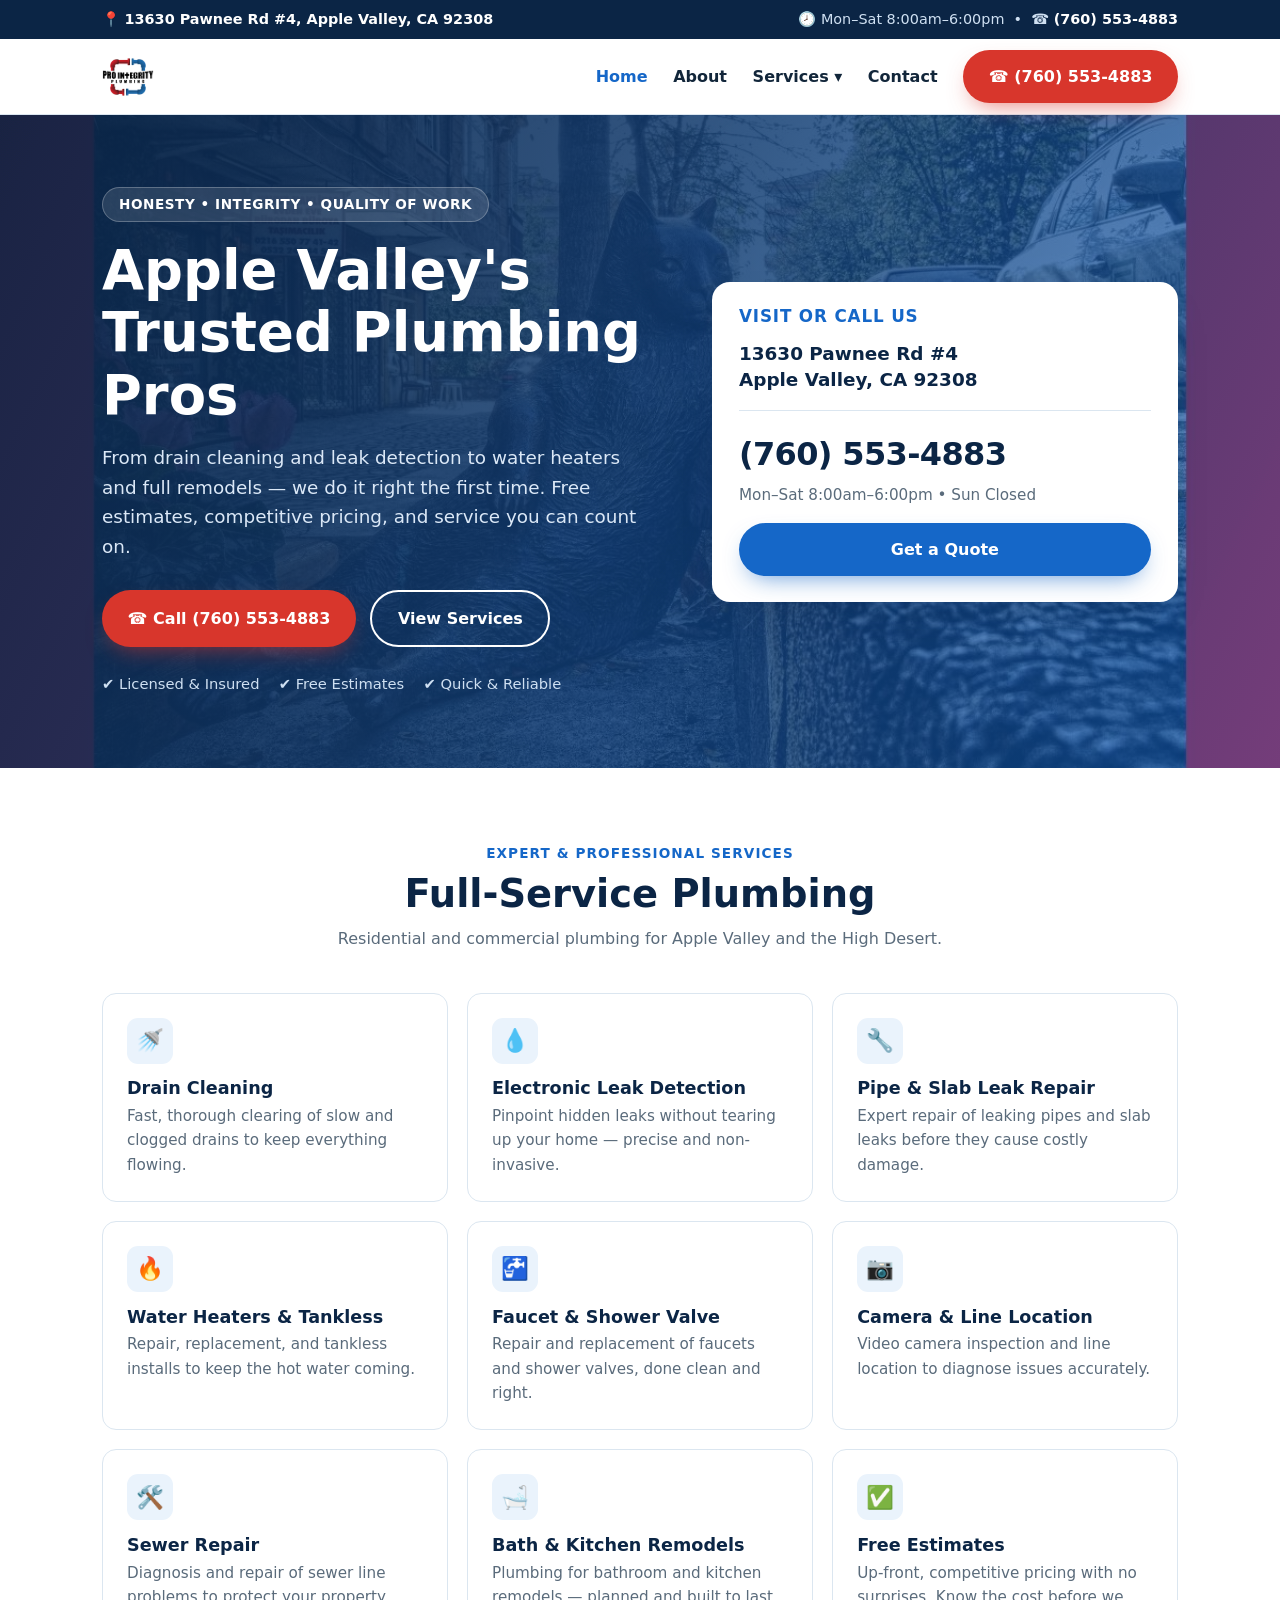
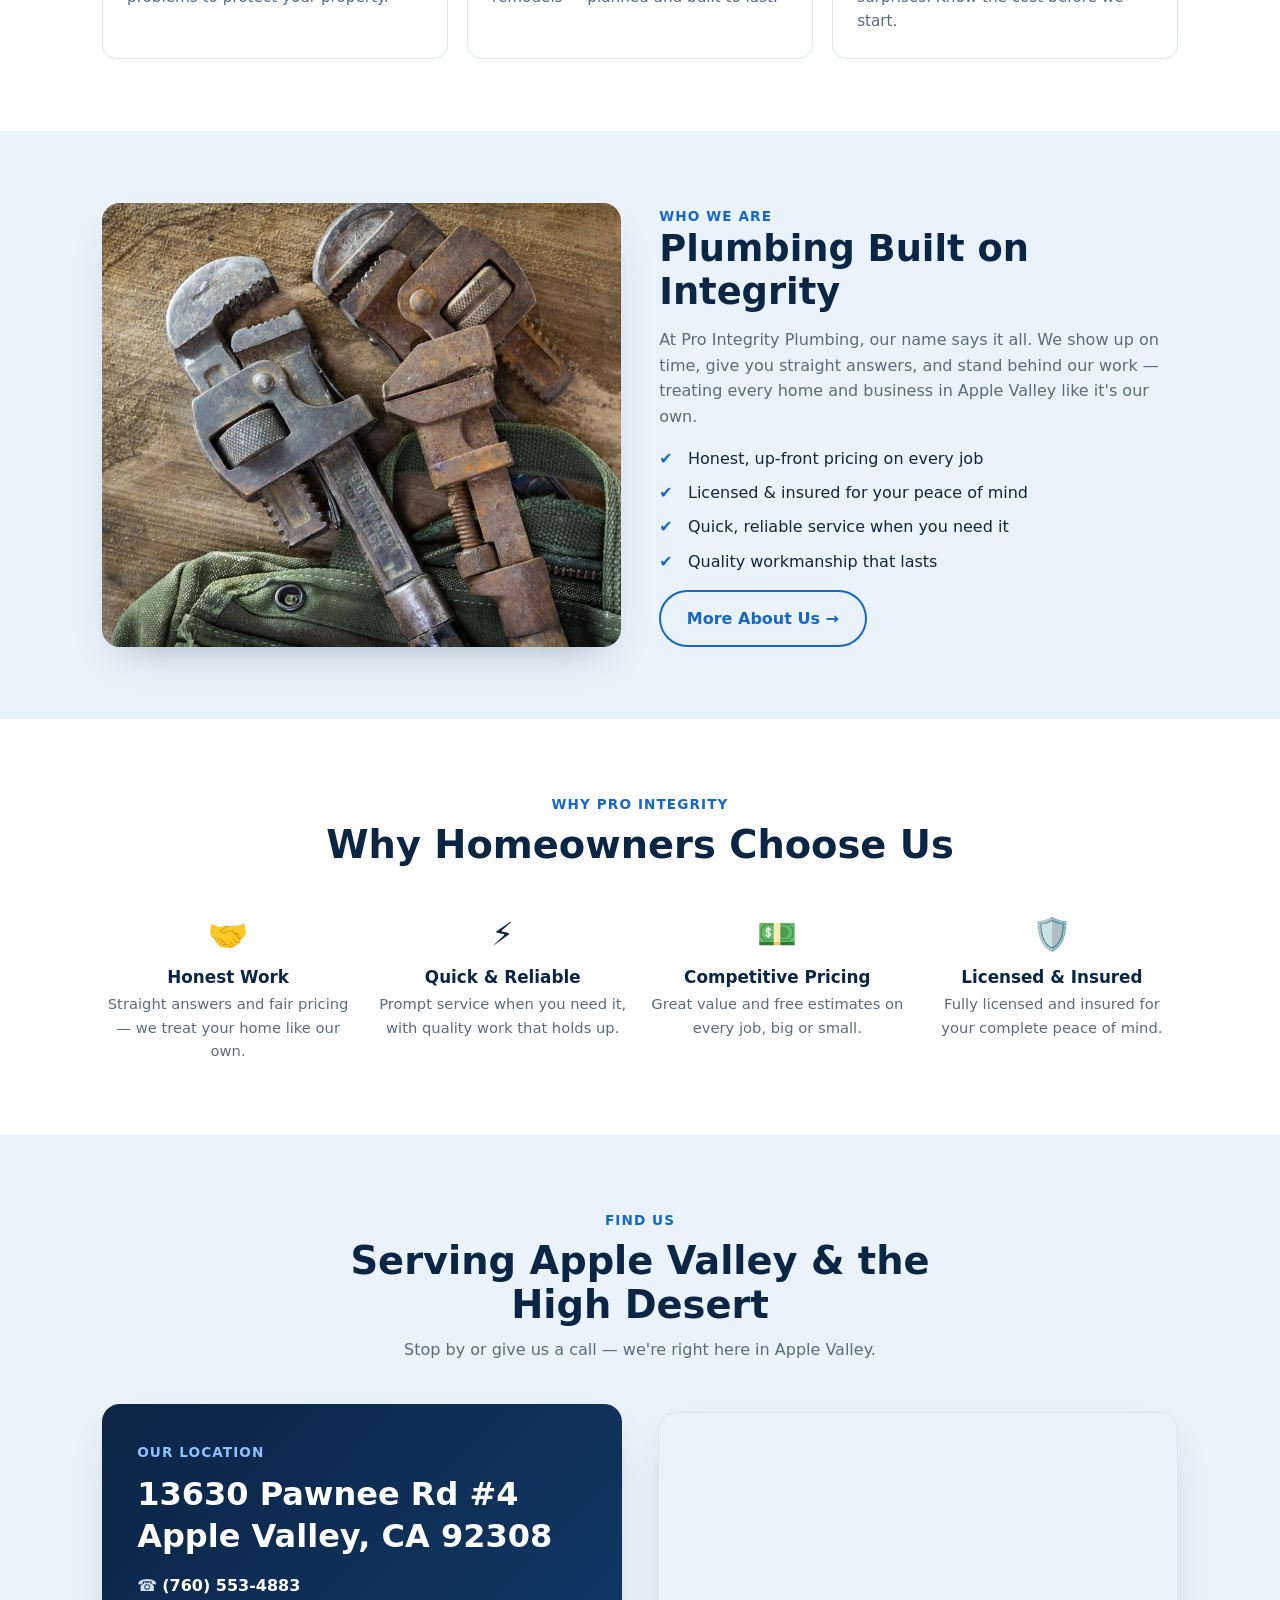
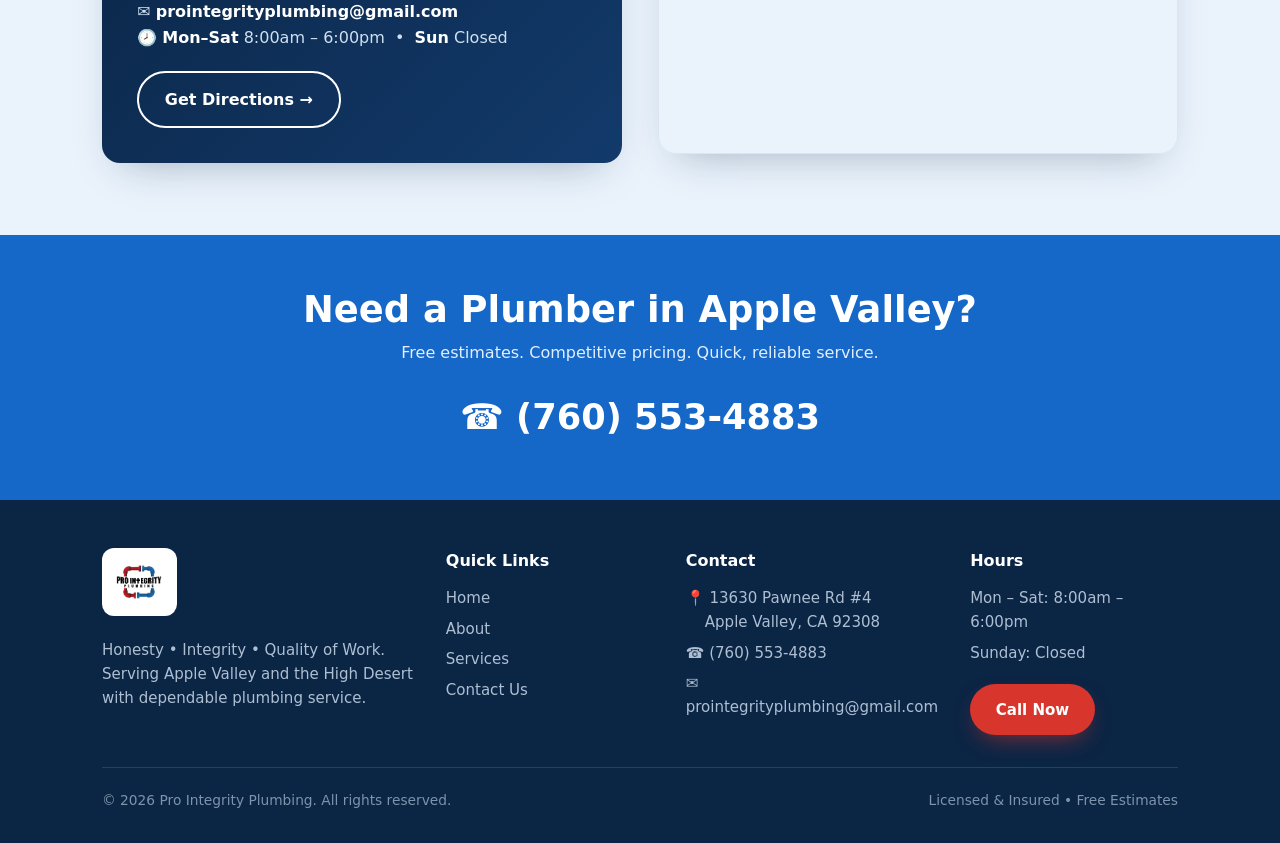
<file: index.html>
<!DOCTYPE html>
<html lang="en">
<head>
<meta charset="UTF-8">
<meta name="viewport" content="width=device-width, initial-scale=1.0">
<title>Pro Integrity Plumbing — Apple Valley, CA | (760) 553-4883</title>
<meta name="description" content="Pro Integrity Plumbing in Apple Valley, CA. Honesty, integrity, and quality of work. Free estimates, competitive pricing, licensed & insured. Call (760) 553-4883.">
<link rel="stylesheet" href="site.css">
</head>
<body>

<!-- Top bar -->
<div class="topbar">
  <div class="wrap">
    <span>📍 <strong>13630 Pawnee Rd #4, Apple Valley, CA 92308</strong></span>
    <span>🕗 Mon–Sat 8:00am–6:00pm &nbsp;•&nbsp; ☎ <strong><a href="tel:+17605534883">(760) 553-4883</a></strong></span>
  </div>
</div>

<!-- Header -->
<header>
  <div class="wrap">
    <a href="index.html" class="logo"><img src="logo-removebg-preview-252w.webp" alt="Pro Integrity Plumbing"></a>
    <nav class="main" id="nav">
      <a href="index.html" class="active">Home</a>
      <a href="about.html">About</a>
      <div class="dropdown">
        <span>Services ▾</span>
        <div class="drop-menu">
          <a href="services.html#drain">Drain Cleaning</a>
          <a href="services.html#leak-detection">Electronic Leak Detection</a>
          <a href="services.html#pipe">Pipe Leak Repair</a>
          <a href="services.html#slab">Slab Leak Repair</a>
          <a href="services.html#sewer">Sewer Repair</a>
          <a href="services.html#water-heater">Water Heater Repair &amp; Install</a>
          <a href="services.html#tankless">Tankless Water Heater</a>
          <a href="services.html#faucet">Faucet Repair &amp; Replace</a>
          <a href="services.html#shower">Shower Valve Repair &amp; Replace</a>
          <a href="services.html#camera">Camera &amp; Location</a>
          <a href="services.html#remodel">Bathroom &amp; Kitchen Remodels</a>
        </div>
      </div>
      <a href="contact.html">Contact</a>
      <a href="tel:+17605534883" class="btn btn-red">☎ (760) 553-4883</a>
    </nav>
    <button class="menu-btn" onclick="document.getElementById('nav').classList.toggle('open')">☰</button>
  </div>
</header>

<!-- Hero -->
<section class="hero" id="top">
  <div class="bg" style="background-image:url('img/hero.jpg')"></div>
  <div class="wrap">
    <div>
      <span class="eyebrow">Honesty • Integrity • Quality of Work</span>
      <h1>Apple Valley's Trusted Plumbing Pros</h1>
      <p class="lede">From drain cleaning and leak detection to water heaters and full remodels — we do it right the first time. Free estimates, competitive pricing, and service you can count on.</p>
      <div class="cta-row">
        <a href="tel:+17605534883" class="btn btn-red">☎ Call (760) 553-4883</a>
        <a href="services.html" class="btn btn-ghost">View Services</a>
      </div>
      <div class="trust">
        <span>✔ Licensed &amp; Insured</span>
        <span>✔ Free Estimates</span>
        <span>✔ Quick &amp; Reliable</span>
      </div>
    </div>

    <!-- Address / contact card -->
    <div class="hero-card">
      <h3>Visit or Call Us</h3>
      <div class="addr">13630 Pawnee Rd&nbsp;#4<br>Apple Valley, CA 92308</div>
      <div class="divider-line"></div>
      <div class="callnum">(760) 553-4883</div>
      <div class="hours-line">Mon–Sat 8:00am–6:00pm • Sun Closed</div>
      <a href="contact.html" class="btn btn-primary">Get a Quote</a>
    </div>
  </div>
</section>

<!-- Services -->
<section class="pad" id="services">
  <div class="wrap">
    <div class="section-head">
      <span class="kicker">Expert &amp; Professional Services</span>
      <h2>Full-Service Plumbing</h2>
      <p>Residential and commercial plumbing for Apple Valley and the High Desert.</p>
    </div>
    <div class="grid">
      <a class="card" href="services.html#drain"><div class="ico">🚿</div><h3>Drain Cleaning</h3><p>Fast, thorough clearing of slow and clogged drains to keep everything flowing.</p></a>
      <a class="card" href="services.html#leak-detection"><div class="ico">💧</div><h3>Electronic Leak Detection</h3><p>Pinpoint hidden leaks without tearing up your home — precise and non-invasive.</p></a>
      <a class="card" href="services.html#pipe"><div class="ico">🔧</div><h3>Pipe &amp; Slab Leak Repair</h3><p>Expert repair of leaking pipes and slab leaks before they cause costly damage.</p></a>
      <a class="card" href="services.html#water-heater"><div class="ico">🔥</div><h3>Water Heaters &amp; Tankless</h3><p>Repair, replacement, and tankless installs to keep the hot water coming.</p></a>
      <a class="card" href="services.html#faucet"><div class="ico">🚰</div><h3>Faucet &amp; Shower Valve</h3><p>Repair and replacement of faucets and shower valves, done clean and right.</p></a>
      <a class="card" href="services.html#camera"><div class="ico">📷</div><h3>Camera &amp; Line Location</h3><p>Video camera inspection and line location to diagnose issues accurately.</p></a>
      <a class="card" href="services.html#sewer"><div class="ico">🛠️</div><h3>Sewer Repair</h3><p>Diagnosis and repair of sewer line problems to protect your property.</p></a>
      <a class="card" href="services.html#remodel"><div class="ico">🛁</div><h3>Bath &amp; Kitchen Remodels</h3><p>Plumbing for bathroom and kitchen remodels — planned and built to last.</p></a>
      <a class="card" href="contact.html"><div class="ico">✅</div><h3>Free Estimates</h3><p>Up-front, competitive pricing with no surprises. Know the cost before we start.</p></a>
    </div>
  </div>
</section>

<!-- About split -->
<section class="pad band">
  <div class="wrap split">
    <img src="img/about.jpg" alt="Pro Integrity Plumbing technician at work">
    <div>
      <span class="kicker">Who We Are</span>
      <h2>Plumbing Built on Integrity</h2>
      <p>At Pro Integrity Plumbing, our name says it all. We show up on time, give you straight answers, and stand behind our work — treating every home and business in Apple Valley like it's our own.</p>
      <ul class="check">
        <li>Honest, up-front pricing on every job</li>
        <li>Licensed &amp; insured for your peace of mind</li>
        <li>Quick, reliable service when you need it</li>
        <li>Quality workmanship that lasts</li>
      </ul>
      <a href="about.html" class="btn btn-outline">More About Us →</a>
    </div>
  </div>
</section>

<!-- Why us -->
<section class="pad" id="why">
  <div class="wrap">
    <div class="section-head">
      <span class="kicker">Why Pro Integrity</span>
      <h2>Why Homeowners Choose Us</h2>
    </div>
    <div class="why">
      <div class="item"><div class="num">🤝</div><h3>Honest Work</h3><p>Straight answers and fair pricing — we treat your home like our own.</p></div>
      <div class="item"><div class="num">⚡</div><h3>Quick &amp; Reliable</h3><p>Prompt service when you need it, with quality work that holds up.</p></div>
      <div class="item"><div class="num">💵</div><h3>Competitive Pricing</h3><p>Great value and free estimates on every job, big or small.</p></div>
      <div class="item"><div class="num">🛡️</div><h3>Licensed &amp; Insured</h3><p>Fully licensed and insured for your complete peace of mind.</p></div>
    </div>
  </div>
</section>

<!-- Location -->
<section class="pad band" id="location">
  <div class="wrap">
    <div class="section-head">
      <span class="kicker">Find Us</span>
      <h2>Serving Apple Valley &amp; the High Desert</h2>
      <p>Stop by or give us a call — we're right here in Apple Valley.</p>
    </div>
    <div class="locate">
      <div class="panel">
        <span class="kicker">Our Location</span>
        <div class="big-addr">13630 Pawnee Rd&nbsp;#4<br>Apple Valley, CA 92308</div>
        <div class="meta">
          <p>☎ <strong><a href="tel:+17605534883">(760) 553-4883</a></strong></p>
          <p>✉ <strong><a href="mailto:prointegrityplumbing@gmail.com">prointegrityplumbing@gmail.com</a></strong></p>
          <p>🕗 <strong>Mon–Sat</strong> 8:00am – 6:00pm &nbsp;•&nbsp; <strong>Sun</strong> Closed</p>
        </div>
        <a href="https://maps.google.com/?q=13630+Pawnee+Rd+%234,+Apple+Valley,+CA+92308" target="_blank" rel="noopener" class="btn btn-ghost">Get Directions →</a>
      </div>
      <div class="map-embed">
        <iframe
          src="https://www.google.com/maps?q=13630%20Pawnee%20Rd%20%234,%20Apple%20Valley,%20CA%2092308&output=embed"
          loading="lazy" title="Pro Integrity Plumbing location — 13630 Pawnee Rd #4, Apple Valley, CA 92308"
          referrerpolicy="no-referrer-when-downgrade"></iframe>
      </div>
    </div>
  </div>
</section>

<!-- CTA strip -->
<section class="cta-strip">
  <div class="wrap">
    <h2>Need a Plumber in Apple Valley?</h2>
    <p>Free estimates. Competitive pricing. Quick, reliable service.</p>
    <a href="tel:+17605534883" class="num">☎ (760) 553-4883</a>
  </div>
</section>

<!-- Footer -->
<footer>
  <div class="wrap">
    <div class="cols">
      <div>
        <span class="flogo"><img src="logo-removebg-preview-252w.webp" alt="Pro Integrity Plumbing"></span>
        <p>Honesty • Integrity • Quality of Work. Serving Apple Valley and the High Desert with dependable plumbing service.</p>
      </div>
      <div>
        <h4>Quick Links</h4>
        <ul>
          <li><a href="index.html">Home</a></li>
          <li><a href="about.html">About</a></li>
          <li><a href="services.html">Services</a></li>
          <li><a href="contact.html">Contact Us</a></li>
        </ul>
      </div>
      <div>
        <h4>Contact</h4>
        <ul>
          <li>📍 13630 Pawnee Rd #4<br>&nbsp;&nbsp;&nbsp;&nbsp;Apple Valley, CA 92308</li>
          <li>☎ <a href="tel:+17605534883">(760) 553-4883</a></li>
          <li>✉ <a href="mailto:prointegrityplumbing@gmail.com">prointegrityplumbing@gmail.com</a></li>
        </ul>
      </div>
      <div>
        <h4>Hours</h4>
        <ul>
          <li>Mon – Sat: 8:00am – 6:00pm</li>
          <li>Sunday: Closed</li>
        </ul>
        <a href="tel:+17605534883" class="btn btn-red" style="margin-top:.8rem">Call Now</a>
      </div>
    </div>
    <div class="fine">
      <span>© 2026 Pro Integrity Plumbing. All rights reserved.</span>
      <span>Licensed &amp; Insured • Free Estimates</span>
    </div>
  </div>
</footer>

</body>
</html>
</file>
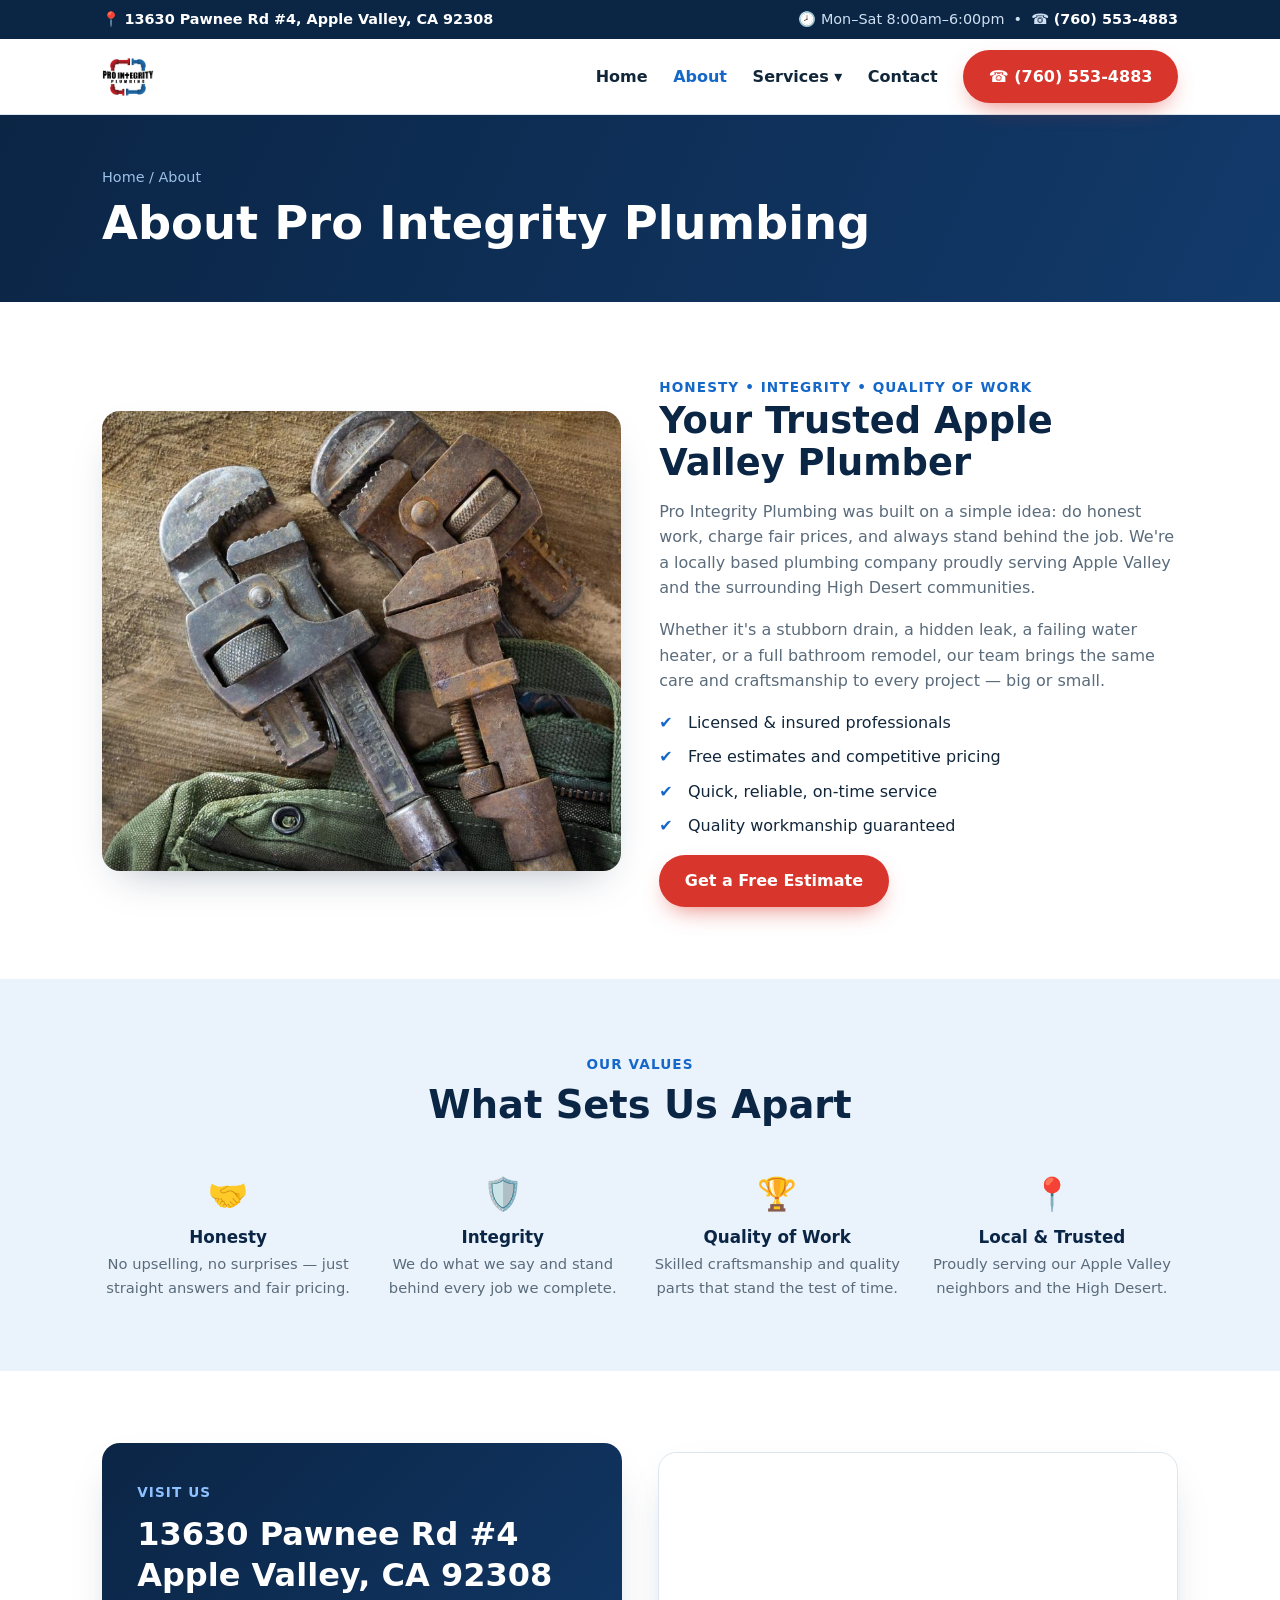
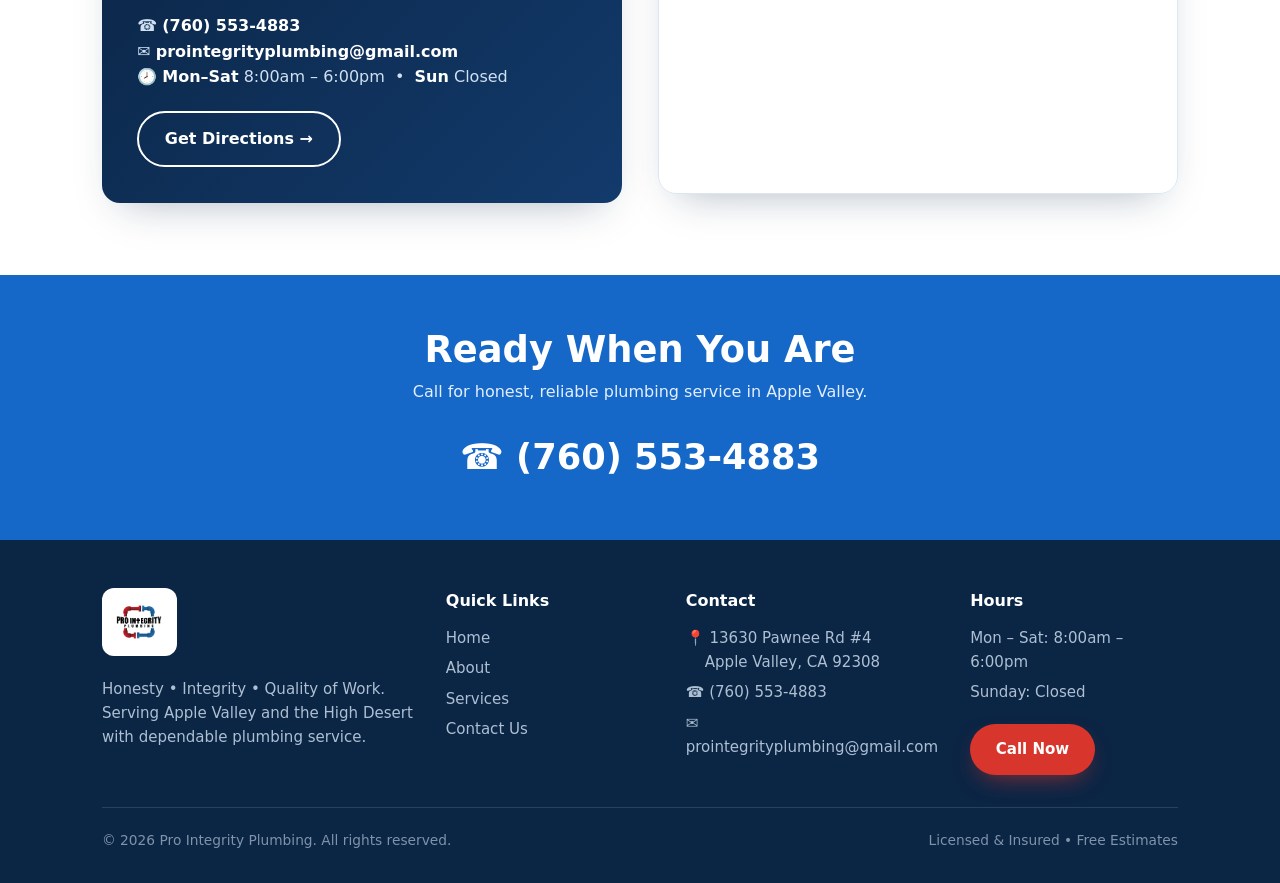
<file: about.html>
<!DOCTYPE html>
<html lang="en">
<head>
<meta charset="UTF-8">
<meta name="viewport" content="width=device-width, initial-scale=1.0">
<title>About — Pro Integrity Plumbing | Apple Valley, CA</title>
<meta name="description" content="About Pro Integrity Plumbing — honest, licensed & insured plumbers serving Apple Valley, CA and the High Desert. Honesty • Integrity • Quality of Work.">
<link rel="stylesheet" href="site.css">
</head>
<body>

<div class="topbar">
  <div class="wrap">
    <span>📍 <strong>13630 Pawnee Rd #4, Apple Valley, CA 92308</strong></span>
    <span>🕗 Mon–Sat 8:00am–6:00pm &nbsp;•&nbsp; ☎ <strong><a href="tel:+17605534883">(760) 553-4883</a></strong></span>
  </div>
</div>

<header>
  <div class="wrap">
    <a href="index.html" class="logo"><img src="logo-removebg-preview-252w.webp" alt="Pro Integrity Plumbing"></a>
    <nav class="main" id="nav">
      <a href="index.html">Home</a>
      <a href="about.html" class="active">About</a>
      <div class="dropdown">
        <span>Services ▾</span>
        <div class="drop-menu">
          <a href="services.html#drain">Drain Cleaning</a>
          <a href="services.html#leak-detection">Electronic Leak Detection</a>
          <a href="services.html#pipe">Pipe Leak Repair</a>
          <a href="services.html#slab">Slab Leak Repair</a>
          <a href="services.html#sewer">Sewer Repair</a>
          <a href="services.html#water-heater">Water Heater Repair &amp; Install</a>
          <a href="services.html#tankless">Tankless Water Heater</a>
          <a href="services.html#faucet">Faucet Repair &amp; Replace</a>
          <a href="services.html#shower">Shower Valve Repair &amp; Replace</a>
          <a href="services.html#camera">Camera &amp; Location</a>
          <a href="services.html#remodel">Bathroom &amp; Kitchen Remodels</a>
        </div>
      </div>
      <a href="contact.html">Contact</a>
      <a href="tel:+17605534883" class="btn btn-red">☎ (760) 553-4883</a>
    </nav>
    <button class="menu-btn" onclick="document.getElementById('nav').classList.toggle('open')">☰</button>
  </div>
</header>

<section class="page-hero">
  <div class="wrap">
    <div class="crumb"><a href="index.html">Home</a> / About</div>
    <h1>About Pro Integrity Plumbing</h1>
  </div>
</section>

<section class="pad">
  <div class="wrap split">
    <img src="img/about.jpg" alt="Pro Integrity Plumbing technician at work in Apple Valley">
    <div>
      <span class="kicker">Honesty • Integrity • Quality of Work</span>
      <h2>Your Trusted Apple Valley Plumber</h2>
      <p>Pro Integrity Plumbing was built on a simple idea: do honest work, charge fair prices, and always stand behind the job. We're a locally based plumbing company proudly serving Apple Valley and the surrounding High Desert communities.</p>
      <p>Whether it's a stubborn drain, a hidden leak, a failing water heater, or a full bathroom remodel, our team brings the same care and craftsmanship to every project — big or small.</p>
      <ul class="check">
        <li>Licensed &amp; insured professionals</li>
        <li>Free estimates and competitive pricing</li>
        <li>Quick, reliable, on-time service</li>
        <li>Quality workmanship guaranteed</li>
      </ul>
      <a href="contact.html" class="btn btn-red">Get a Free Estimate</a>
    </div>
  </div>
</section>

<section class="pad band">
  <div class="wrap">
    <div class="section-head">
      <span class="kicker">Our Values</span>
      <h2>What Sets Us Apart</h2>
    </div>
    <div class="why">
      <div class="item"><div class="num">🤝</div><h3>Honesty</h3><p>No upselling, no surprises — just straight answers and fair pricing.</p></div>
      <div class="item"><div class="num">🛡️</div><h3>Integrity</h3><p>We do what we say and stand behind every job we complete.</p></div>
      <div class="item"><div class="num">🏆</div><h3>Quality of Work</h3><p>Skilled craftsmanship and quality parts that stand the test of time.</p></div>
      <div class="item"><div class="num">📍</div><h3>Local &amp; Trusted</h3><p>Proudly serving our Apple Valley neighbors and the High Desert.</p></div>
    </div>
  </div>
</section>

<section class="pad">
  <div class="wrap locate">
    <div class="panel">
      <span class="kicker">Visit Us</span>
      <div class="big-addr">13630 Pawnee Rd&nbsp;#4<br>Apple Valley, CA 92308</div>
      <div class="meta">
        <p>☎ <strong><a href="tel:+17605534883">(760) 553-4883</a></strong></p>
        <p>✉ <strong><a href="mailto:prointegrityplumbing@gmail.com">prointegrityplumbing@gmail.com</a></strong></p>
        <p>🕗 <strong>Mon–Sat</strong> 8:00am – 6:00pm &nbsp;•&nbsp; <strong>Sun</strong> Closed</p>
      </div>
      <a href="https://maps.google.com/?q=13630+Pawnee+Rd+%234,+Apple+Valley,+CA+92308" target="_blank" rel="noopener" class="btn btn-ghost">Get Directions →</a>
    </div>
    <div class="map-embed">
      <iframe src="https://www.google.com/maps?q=13630%20Pawnee%20Rd%20%234,%20Apple%20Valley,%20CA%2092308&output=embed"
        loading="lazy" title="Pro Integrity Plumbing — 13630 Pawnee Rd #4, Apple Valley, CA 92308"
        referrerpolicy="no-referrer-when-downgrade"></iframe>
    </div>
  </div>
</section>

<section class="cta-strip">
  <div class="wrap">
    <h2>Ready When You Are</h2>
    <p>Call for honest, reliable plumbing service in Apple Valley.</p>
    <a href="tel:+17605534883" class="num">☎ (760) 553-4883</a>
  </div>
</section>

<footer>
  <div class="wrap">
    <div class="cols">
      <div>
        <span class="flogo"><img src="logo-removebg-preview-252w.webp" alt="Pro Integrity Plumbing"></span>
        <p>Honesty • Integrity • Quality of Work. Serving Apple Valley and the High Desert with dependable plumbing service.</p>
      </div>
      <div>
        <h4>Quick Links</h4>
        <ul>
          <li><a href="index.html">Home</a></li>
          <li><a href="about.html">About</a></li>
          <li><a href="services.html">Services</a></li>
          <li><a href="contact.html">Contact Us</a></li>
        </ul>
      </div>
      <div>
        <h4>Contact</h4>
        <ul>
          <li>📍 13630 Pawnee Rd #4<br>&nbsp;&nbsp;&nbsp;&nbsp;Apple Valley, CA 92308</li>
          <li>☎ <a href="tel:+17605534883">(760) 553-4883</a></li>
          <li>✉ <a href="mailto:prointegrityplumbing@gmail.com">prointegrityplumbing@gmail.com</a></li>
        </ul>
      </div>
      <div>
        <h4>Hours</h4>
        <ul>
          <li>Mon – Sat: 8:00am – 6:00pm</li>
          <li>Sunday: Closed</li>
        </ul>
        <a href="tel:+17605534883" class="btn btn-red" style="margin-top:.8rem">Call Now</a>
      </div>
    </div>
    <div class="fine">
      <span>© 2026 Pro Integrity Plumbing. All rights reserved.</span>
      <span>Licensed &amp; Insured • Free Estimates</span>
    </div>
  </div>
</footer>

</body>
</html>
</file>
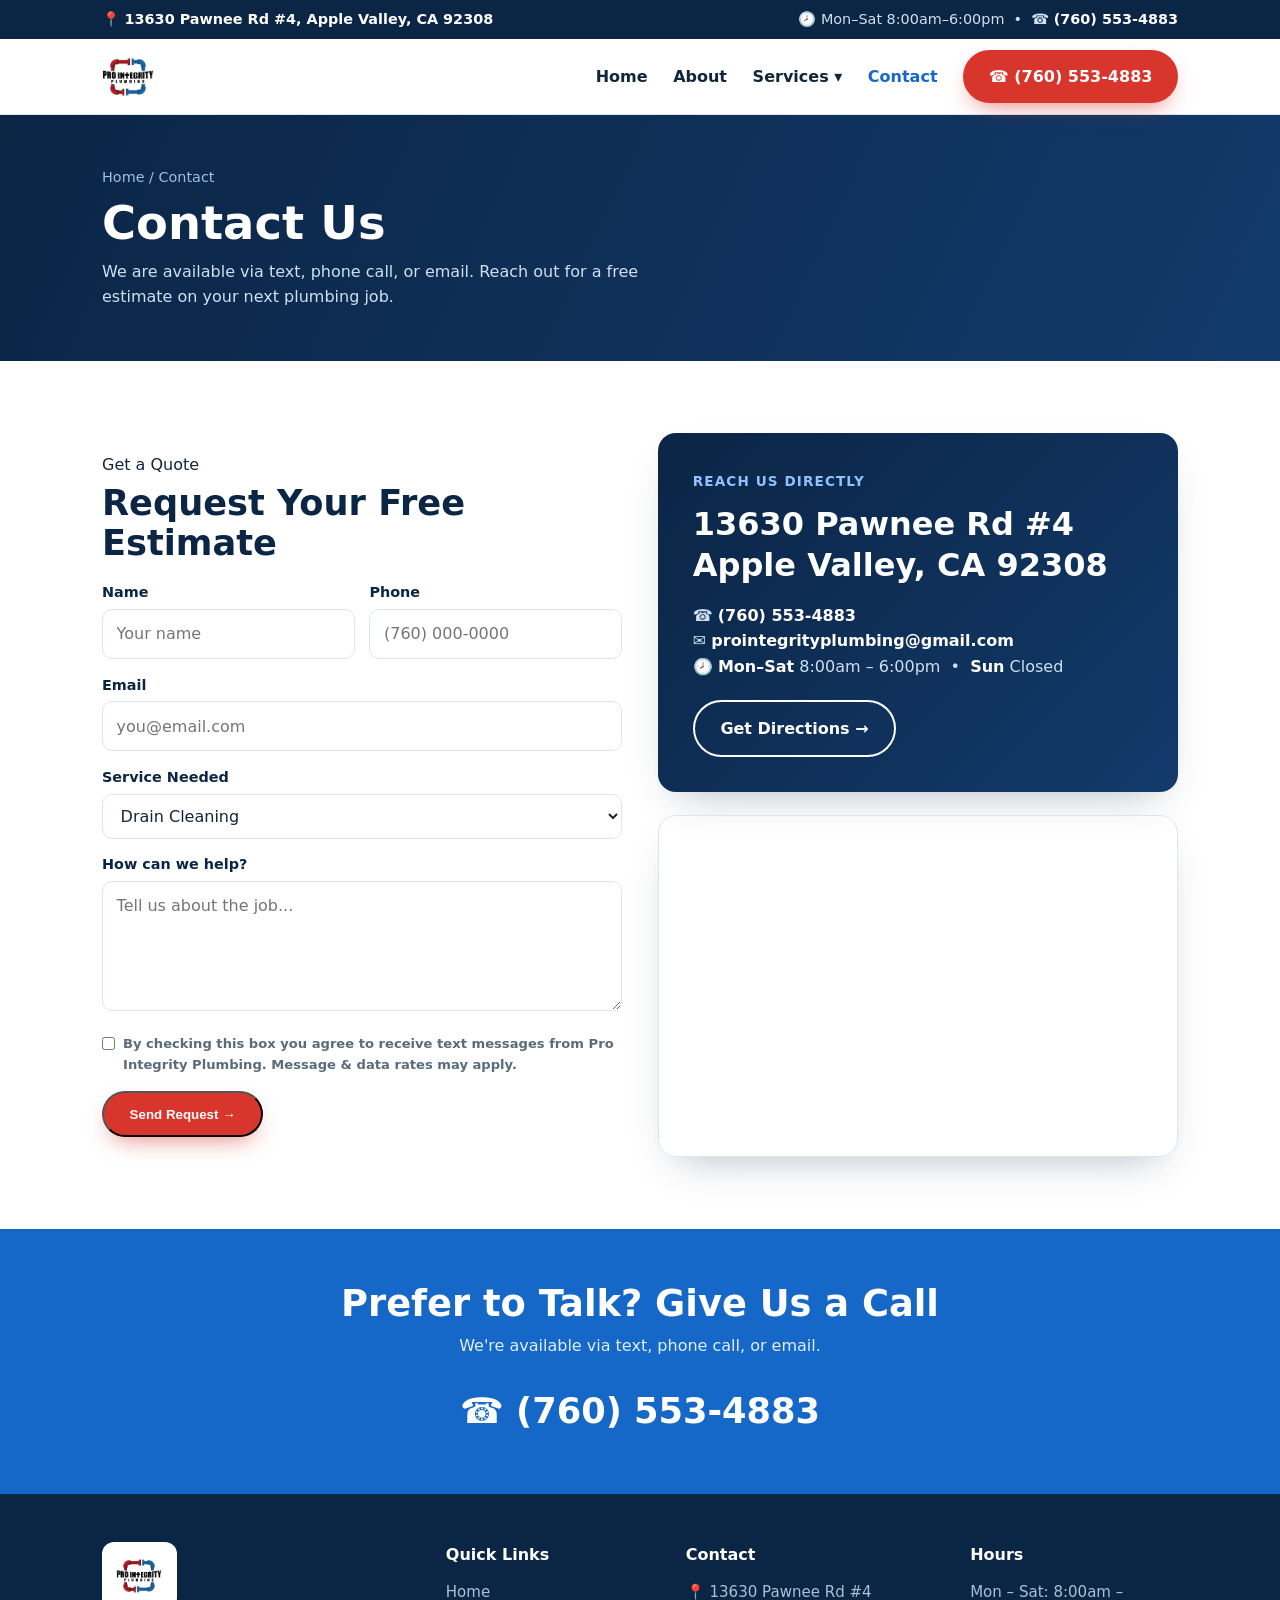
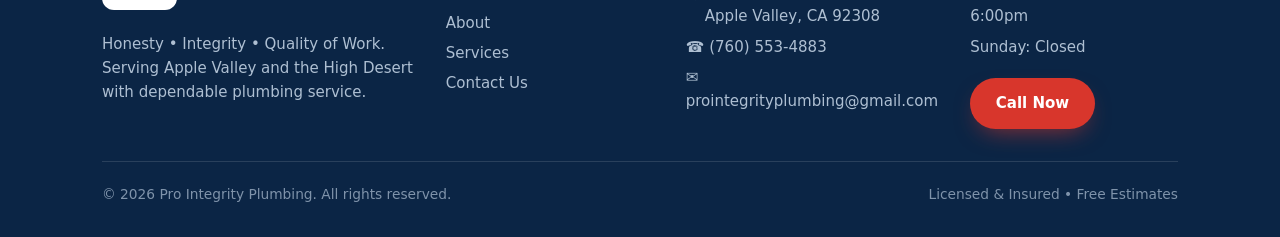
<file: contact.html>
<!DOCTYPE html>
<html lang="en">
<head>
<meta charset="UTF-8">
<meta name="viewport" content="width=device-width, initial-scale=1.0">
<title>Contact — Pro Integrity Plumbing | Apple Valley, CA | (760) 553-4883</title>
<meta name="description" content="Contact Pro Integrity Plumbing in Apple Valley, CA. Call (760) 553-4883 or request a free quote. 13630 Pawnee Rd #4, Apple Valley, CA 92308.">
<link rel="stylesheet" href="site.css">
</head>
<body>

<div class="topbar">
  <div class="wrap">
    <span>📍 <strong>13630 Pawnee Rd #4, Apple Valley, CA 92308</strong></span>
    <span>🕗 Mon–Sat 8:00am–6:00pm &nbsp;•&nbsp; ☎ <strong><a href="tel:+17605534883">(760) 553-4883</a></strong></span>
  </div>
</div>

<header>
  <div class="wrap">
    <a href="index.html" class="logo"><img src="logo-removebg-preview-252w.webp" alt="Pro Integrity Plumbing"></a>
    <nav class="main" id="nav">
      <a href="index.html">Home</a>
      <a href="about.html">About</a>
      <div class="dropdown">
        <span>Services ▾</span>
        <div class="drop-menu">
          <a href="services.html#drain">Drain Cleaning</a>
          <a href="services.html#leak-detection">Electronic Leak Detection</a>
          <a href="services.html#pipe">Pipe Leak Repair</a>
          <a href="services.html#slab">Slab Leak Repair</a>
          <a href="services.html#sewer">Sewer Repair</a>
          <a href="services.html#water-heater">Water Heater Repair &amp; Install</a>
          <a href="services.html#tankless">Tankless Water Heater</a>
          <a href="services.html#faucet">Faucet Repair &amp; Replace</a>
          <a href="services.html#shower">Shower Valve Repair &amp; Replace</a>
          <a href="services.html#camera">Camera &amp; Location</a>
          <a href="services.html#remodel">Bathroom &amp; Kitchen Remodels</a>
        </div>
      </div>
      <a href="contact.html" class="active">Contact</a>
      <a href="tel:+17605534883" class="btn btn-red">☎ (760) 553-4883</a>
    </nav>
    <button class="menu-btn" onclick="document.getElementById('nav').classList.toggle('open')">☰</button>
  </div>
</header>

<section class="page-hero">
  <div class="wrap">
    <div class="crumb"><a href="index.html">Home</a> / Contact</div>
    <h1>Contact Us</h1>
    <p style="color:#cfe0f2;max-width:36rem;margin-top:.5rem">We are available via text, phone call, or email. Reach out for a free estimate on your next plumbing job.</p>
  </div>
</section>

<section class="pad">
  <div class="wrap locate">
    <!-- Quote form -->
    <div>
      <span class="kicker">Get a Quote</span>
      <h2 style="font-size:clamp(1.6rem,3vw,2.2rem);margin:.3rem 0 1.1rem">Request Your Free Estimate</h2>
      <form id="quoteForm" action="https://formsubmit.co/ajax/prointegrityplumbing@gmail.com" method="POST">
        <!-- FormSubmit config (no account/creds needed) -->
        <input type="hidden" name="_subject" value="New quote request — Pro Integrity Plumbing website">
        <input type="hidden" name="_template" value="table">
        <input type="hidden" name="_captcha" value="false">
        <input type="text" name="_honey" style="display:none">
        <div class="form-grid">
          <div class="field"><label for="fn">Name</label><input id="fn" name="name" required placeholder="Your name"></div>
          <div class="field"><label for="ph">Phone</label><input id="ph" name="phone" type="tel" required placeholder="(760) 000-0000"></div>
        </div>
        <div class="field"><label for="em">Email</label><input id="em" name="email" type="email" placeholder="you@email.com"></div>
        <div class="field"><label for="sv">Service Needed</label>
          <select id="sv" name="service">
            <option>Drain Cleaning</option>
            <option>Electronic Leak Detection</option>
            <option>Pipe Leak Repair</option>
            <option>Slab Leak Repair</option>
            <option>Sewer Repair</option>
            <option>Water Heater Repair &amp; Install</option>
            <option>Tankless Water Heater</option>
            <option>Faucet Repair &amp; Replace</option>
            <option>Shower Valve Repair &amp; Replace</option>
            <option>Camera &amp; Location</option>
            <option>Bathroom &amp; Kitchen Remodel</option>
            <option>Other / Not Sure</option>
          </select>
        </div>
        <div class="field"><label for="msg">How can we help?</label><textarea id="msg" name="message" placeholder="Tell us about the job..."></textarea></div>
        <label class="consent"><input type="checkbox" required> By checking this box you agree to receive text messages from Pro Integrity Plumbing. Message &amp; data rates may apply.</label>
        <button type="submit" id="quoteBtn" class="btn btn-red">Send Request →</button>
        <p id="sent" style="display:none;color:var(--blue);font-weight:600;margin-top:.9rem">✔ Thanks! We'll be in touch shortly. For urgent help, call (760) 553-4883.</p>
        <p id="sendErr" style="display:none;color:var(--red);font-weight:600;margin-top:.9rem">Something went wrong sending your request. Please call us at (760) 553-4883.</p>
      </form>
      <script>
        document.getElementById('quoteForm').addEventListener('submit', async function(e){
          e.preventDefault();
          var btn = document.getElementById('quoteBtn');
          var ok = document.getElementById('sent');
          var err = document.getElementById('sendErr');
          ok.style.display = 'none'; err.style.display = 'none';
          btn.disabled = true; btn.textContent = 'Sending…';
          try{
            var res = await fetch(this.action, {
              method: 'POST',
              headers: { 'Accept': 'application/json' },
              body: new FormData(this)
            });
            if(!res.ok) throw new Error('bad status');
            this.reset();
            ok.style.display = 'block';
          }catch(_){
            err.style.display = 'block';
          }finally{
            btn.disabled = false; btn.textContent = 'Send Request →';
          }
        });
      </script>
    </div>

    <!-- Contact info + map -->
    <div>
      <div class="panel" style="margin-bottom:1.4rem">
        <span class="kicker">Reach Us Directly</span>
        <div class="big-addr">13630 Pawnee Rd&nbsp;#4<br>Apple Valley, CA 92308</div>
        <div class="meta">
          <p>☎ <strong><a href="tel:+17605534883">(760) 553-4883</a></strong></p>
          <p>✉ <strong><a href="mailto:prointegrityplumbing@gmail.com">prointegrityplumbing@gmail.com</a></strong></p>
          <p>🕗 <strong>Mon–Sat</strong> 8:00am – 6:00pm &nbsp;•&nbsp; <strong>Sun</strong> Closed</p>
        </div>
        <a href="https://maps.google.com/?q=13630+Pawnee+Rd+%234,+Apple+Valley,+CA+92308" target="_blank" rel="noopener" class="btn btn-ghost">Get Directions →</a>
      </div>
      <div class="map-embed">
        <iframe src="https://www.google.com/maps?q=13630%20Pawnee%20Rd%20%234,%20Apple%20Valley,%20CA%2092308&output=embed"
          loading="lazy" title="Pro Integrity Plumbing — 13630 Pawnee Rd #4, Apple Valley, CA 92308"
          referrerpolicy="no-referrer-when-downgrade"></iframe>
      </div>
    </div>
  </div>
</section>

<section class="cta-strip">
  <div class="wrap">
    <h2>Prefer to Talk? Give Us a Call</h2>
    <p>We're available via text, phone call, or email.</p>
    <a href="tel:+17605534883" class="num">☎ (760) 553-4883</a>
  </div>
</section>

<footer>
  <div class="wrap">
    <div class="cols">
      <div>
        <span class="flogo"><img src="logo-removebg-preview-252w.webp" alt="Pro Integrity Plumbing"></span>
        <p>Honesty • Integrity • Quality of Work. Serving Apple Valley and the High Desert with dependable plumbing service.</p>
      </div>
      <div>
        <h4>Quick Links</h4>
        <ul>
          <li><a href="index.html">Home</a></li>
          <li><a href="about.html">About</a></li>
          <li><a href="services.html">Services</a></li>
          <li><a href="contact.html">Contact Us</a></li>
        </ul>
      </div>
      <div>
        <h4>Contact</h4>
        <ul>
          <li>📍 13630 Pawnee Rd #4<br>&nbsp;&nbsp;&nbsp;&nbsp;Apple Valley, CA 92308</li>
          <li>☎ <a href="tel:+17605534883">(760) 553-4883</a></li>
          <li>✉ <a href="mailto:prointegrityplumbing@gmail.com">prointegrityplumbing@gmail.com</a></li>
        </ul>
      </div>
      <div>
        <h4>Hours</h4>
        <ul>
          <li>Mon – Sat: 8:00am – 6:00pm</li>
          <li>Sunday: Closed</li>
        </ul>
        <a href="tel:+17605534883" class="btn btn-red" style="margin-top:.8rem">Call Now</a>
      </div>
    </div>
    <div class="fine">
      <span>© 2026 Pro Integrity Plumbing. All rights reserved.</span>
      <span>Licensed &amp; Insured • Free Estimates</span>
    </div>
  </div>
</footer>

</body>
</html>
</file>
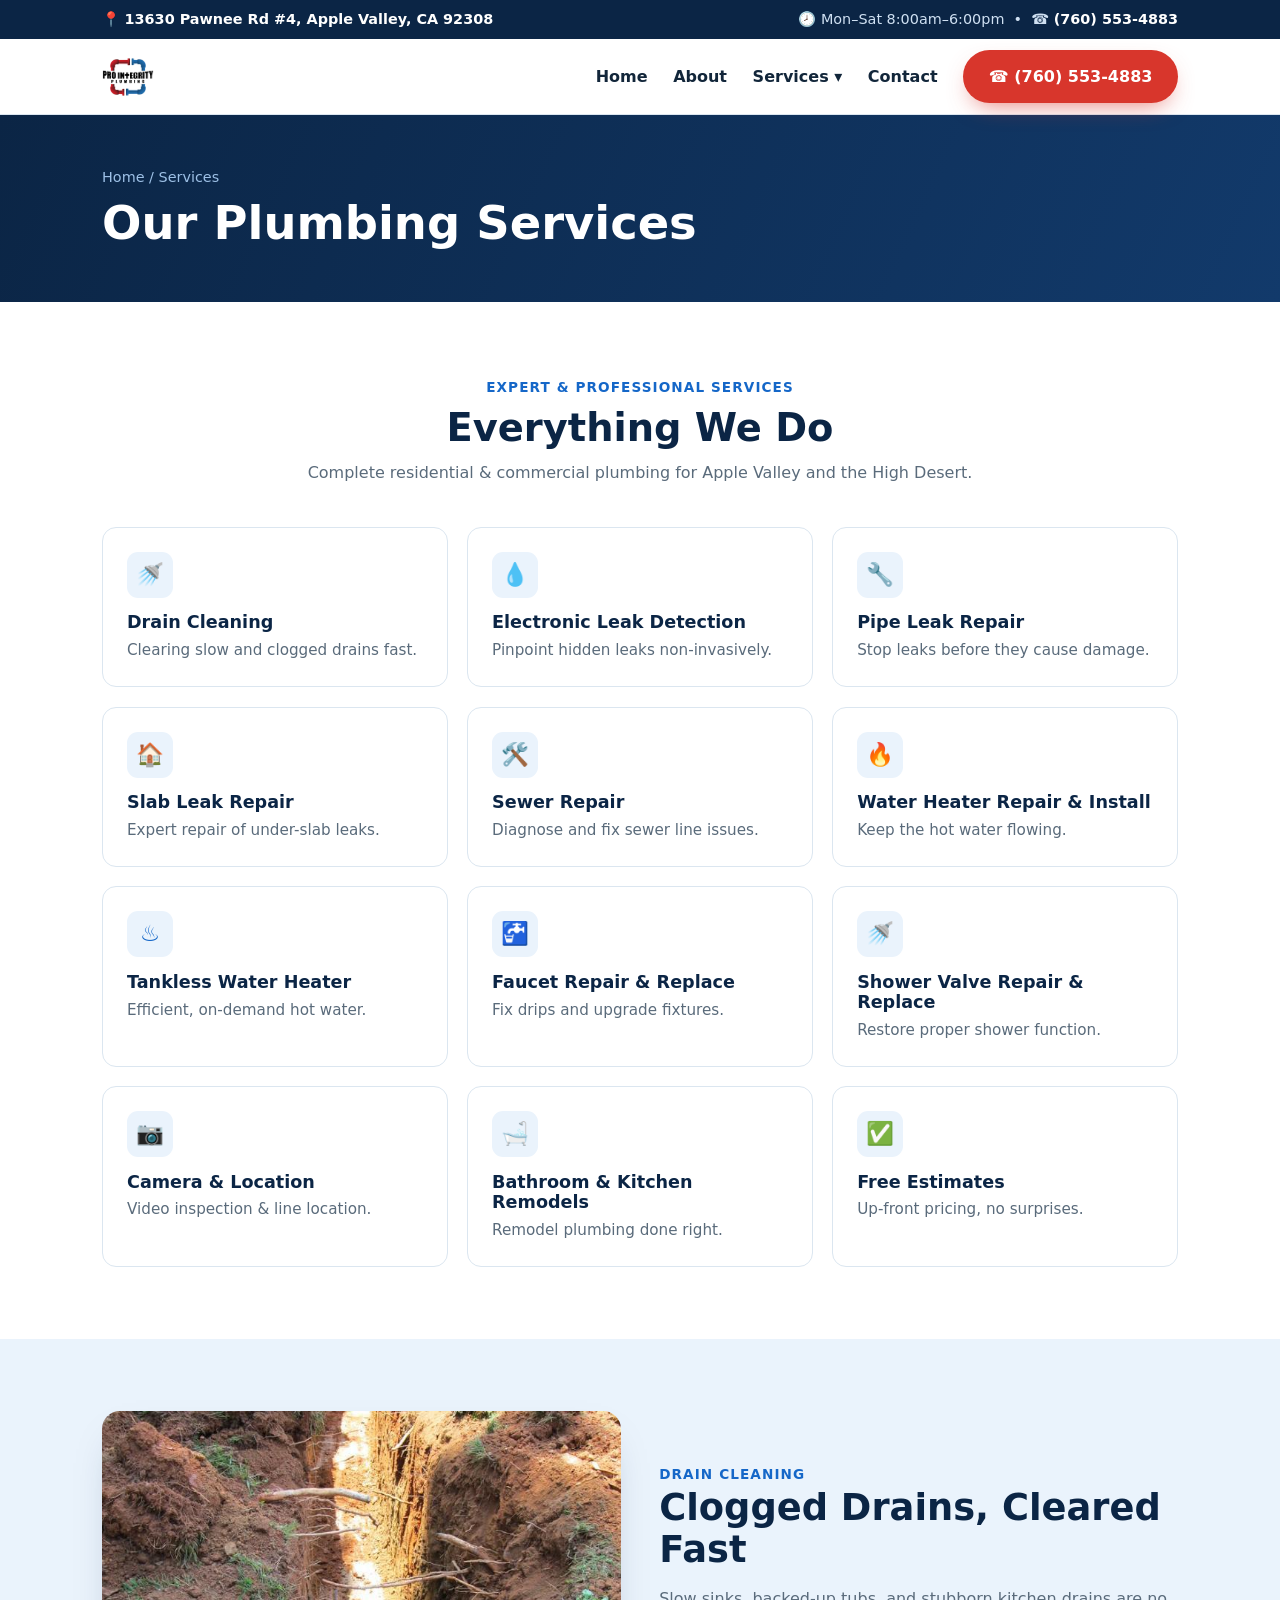
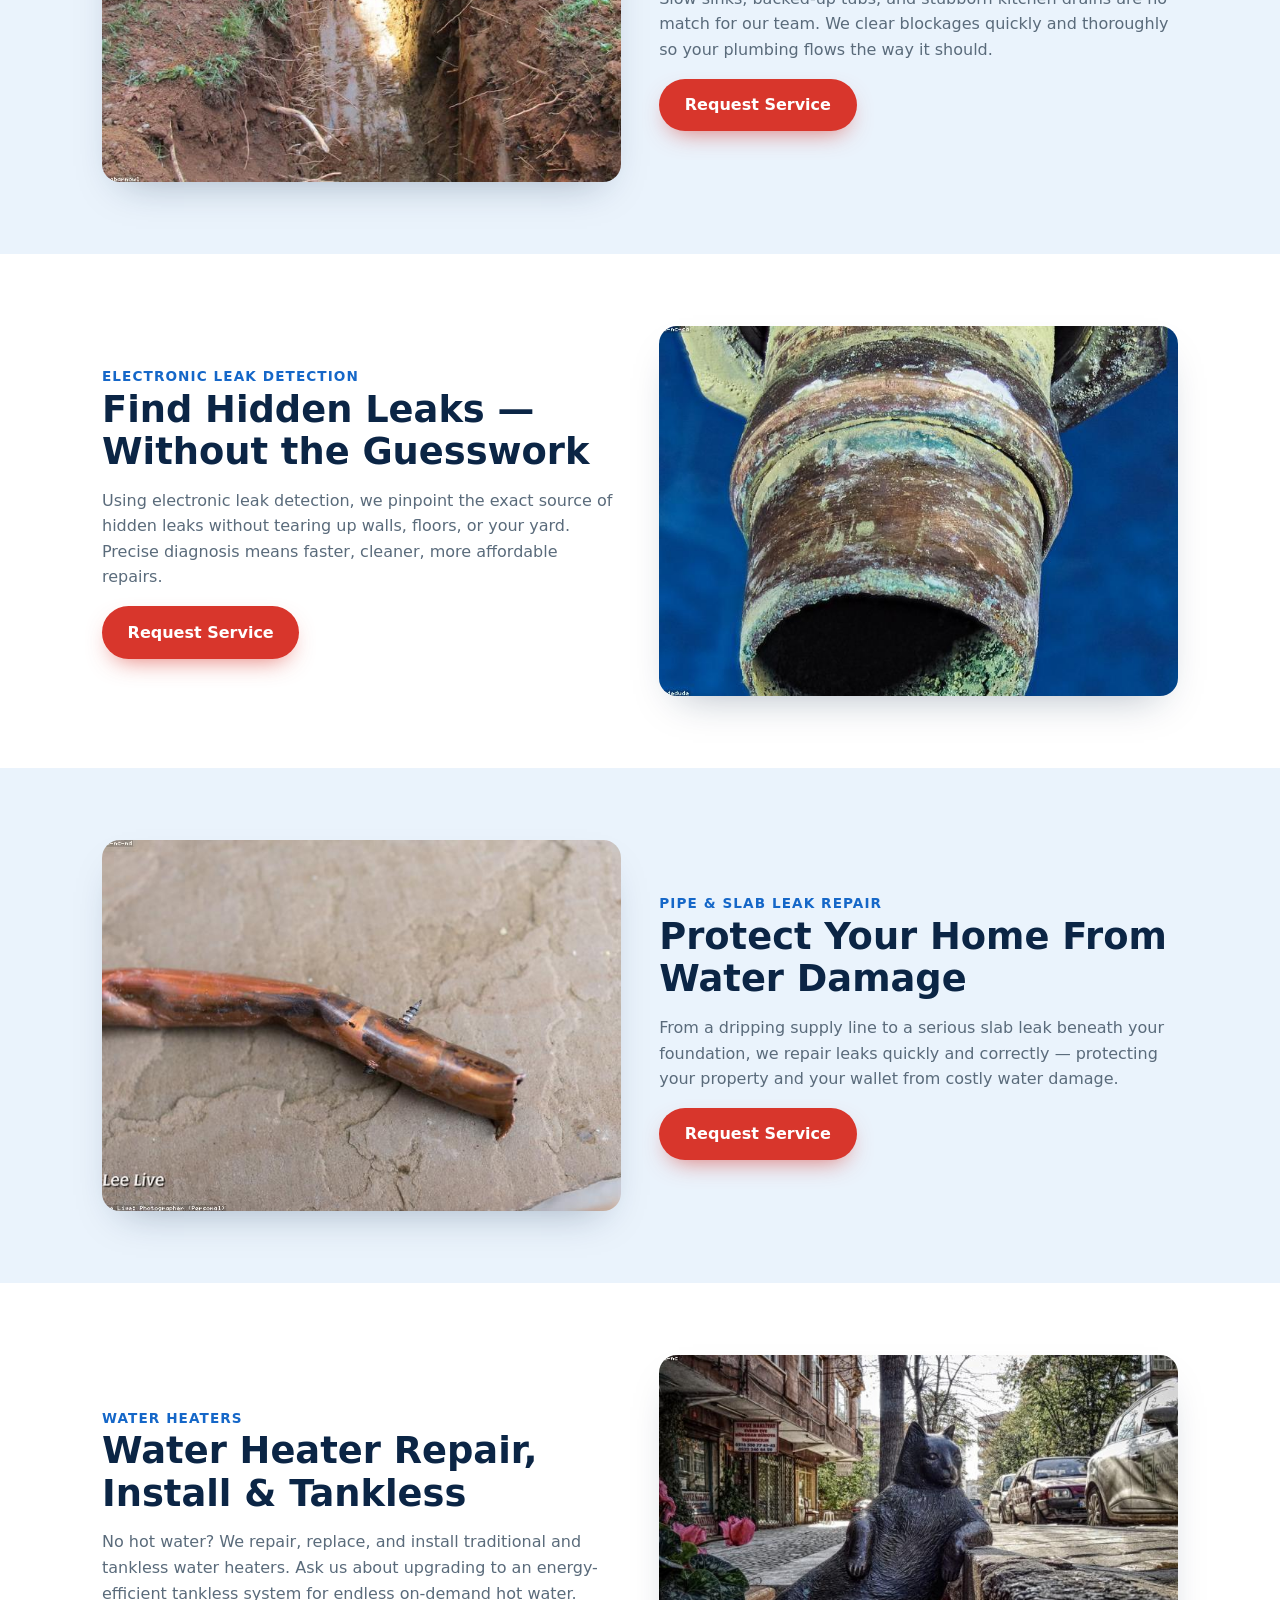
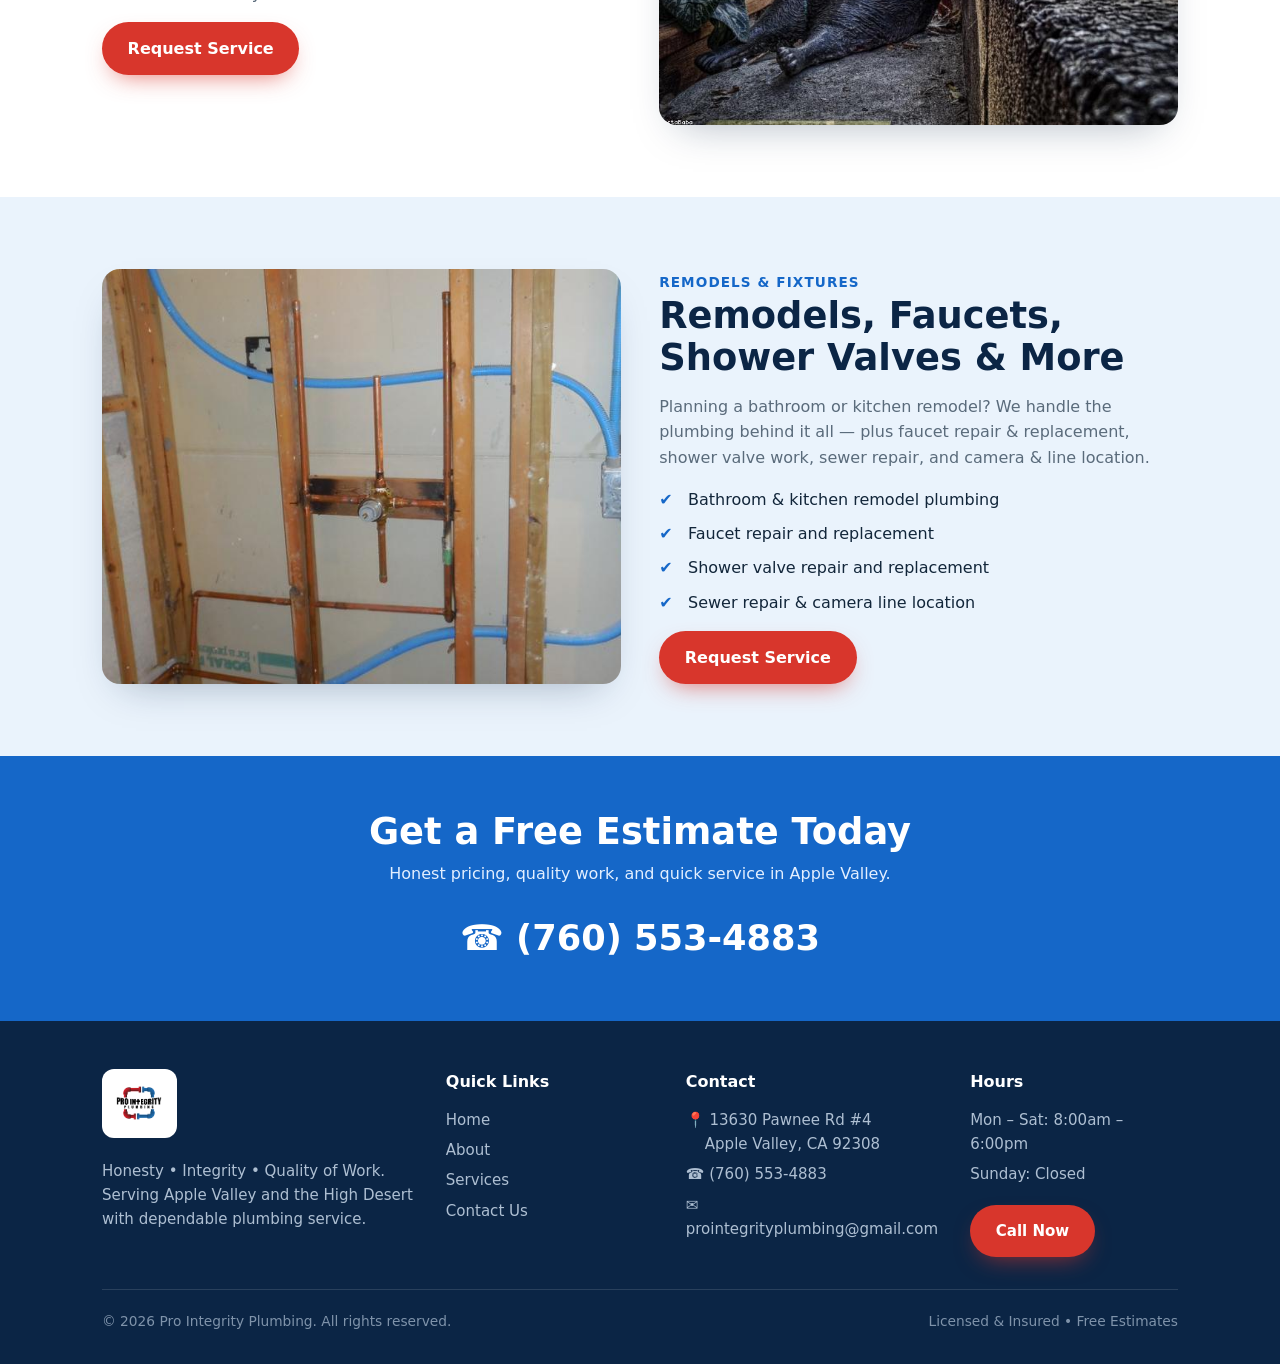
<file: services.html>
<!DOCTYPE html>
<html lang="en">
<head>
<meta charset="UTF-8">
<meta name="viewport" content="width=device-width, initial-scale=1.0">
<title>Services — Pro Integrity Plumbing | Apple Valley, CA</title>
<meta name="description" content="Plumbing services in Apple Valley, CA: drain cleaning, leak detection, pipe & slab leak repair, sewer repair, water heaters, tankless, faucets, remodels & more.">
<link rel="stylesheet" href="site.css">
</head>
<body>

<div class="topbar">
  <div class="wrap">
    <span>📍 <strong>13630 Pawnee Rd #4, Apple Valley, CA 92308</strong></span>
    <span>🕗 Mon–Sat 8:00am–6:00pm &nbsp;•&nbsp; ☎ <strong><a href="tel:+17605534883">(760) 553-4883</a></strong></span>
  </div>
</div>

<header>
  <div class="wrap">
    <a href="index.html" class="logo"><img src="logo-removebg-preview-252w.webp" alt="Pro Integrity Plumbing"></a>
    <nav class="main" id="nav">
      <a href="index.html">Home</a>
      <a href="about.html">About</a>
      <div class="dropdown">
        <span>Services ▾</span>
        <div class="drop-menu">
          <a href="#drain">Drain Cleaning</a>
          <a href="#leak-detection">Electronic Leak Detection</a>
          <a href="#pipe">Pipe Leak Repair</a>
          <a href="#slab">Slab Leak Repair</a>
          <a href="#sewer">Sewer Repair</a>
          <a href="#water-heater">Water Heater Repair &amp; Install</a>
          <a href="#tankless">Tankless Water Heater</a>
          <a href="#faucet">Faucet Repair &amp; Replace</a>
          <a href="#shower">Shower Valve Repair &amp; Replace</a>
          <a href="#camera">Camera &amp; Location</a>
          <a href="#remodel">Bathroom &amp; Kitchen Remodels</a>
        </div>
      </div>
      <a href="contact.html">Contact</a>
      <a href="tel:+17605534883" class="btn btn-red">☎ (760) 553-4883</a>
    </nav>
    <button class="menu-btn" onclick="document.getElementById('nav').classList.toggle('open')">☰</button>
  </div>
</header>

<section class="page-hero">
  <div class="wrap">
    <div class="crumb"><a href="index.html">Home</a> / Services</div>
    <h1>Our Plumbing Services</h1>
  </div>
</section>

<!-- Full service grid -->
<section class="pad">
  <div class="wrap">
    <div class="section-head">
      <span class="kicker">Expert &amp; Professional Services</span>
      <h2>Everything We Do</h2>
      <p>Complete residential &amp; commercial plumbing for Apple Valley and the High Desert.</p>
    </div>
    <div class="grid">
      <a class="card" href="#drain"><div class="ico">🚿</div><h3>Drain Cleaning</h3><p>Clearing slow and clogged drains fast.</p></a>
      <a class="card" href="#leak-detection"><div class="ico">💧</div><h3>Electronic Leak Detection</h3><p>Pinpoint hidden leaks non-invasively.</p></a>
      <a class="card" href="#pipe"><div class="ico">🔧</div><h3>Pipe Leak Repair</h3><p>Stop leaks before they cause damage.</p></a>
      <a class="card" href="#slab"><div class="ico">🏠</div><h3>Slab Leak Repair</h3><p>Expert repair of under-slab leaks.</p></a>
      <a class="card" href="#sewer"><div class="ico">🛠️</div><h3>Sewer Repair</h3><p>Diagnose and fix sewer line issues.</p></a>
      <a class="card" href="#water-heater"><div class="ico">🔥</div><h3>Water Heater Repair &amp; Install</h3><p>Keep the hot water flowing.</p></a>
      <a class="card" href="#tankless"><div class="ico">♨️</div><h3>Tankless Water Heater</h3><p>Efficient, on-demand hot water.</p></a>
      <a class="card" href="#faucet"><div class="ico">🚰</div><h3>Faucet Repair &amp; Replace</h3><p>Fix drips and upgrade fixtures.</p></a>
      <a class="card" href="#shower"><div class="ico">🚿</div><h3>Shower Valve Repair &amp; Replace</h3><p>Restore proper shower function.</p></a>
      <a class="card" href="#camera"><div class="ico">📷</div><h3>Camera &amp; Location</h3><p>Video inspection &amp; line location.</p></a>
      <a class="card" href="#remodel"><div class="ico">🛁</div><h3>Bathroom &amp; Kitchen Remodels</h3><p>Remodel plumbing done right.</p></a>
      <a class="card" href="contact.html"><div class="ico">✅</div><h3>Free Estimates</h3><p>Up-front pricing, no surprises.</p></a>
    </div>
  </div>
</section>

<!-- Detail rows -->
<section class="pad band">
  <div class="wrap split" id="drain">
    <img src="img/drain.jpg" alt="Drain cleaning service">
    <div>
      <span class="kicker">Drain Cleaning</span>
      <h2>Clogged Drains, Cleared Fast</h2>
      <p>Slow sinks, backed-up tubs, and stubborn kitchen drains are no match for our team. We clear blockages quickly and thoroughly so your plumbing flows the way it should.</p>
      <a href="contact.html" class="btn btn-red">Request Service</a>
    </div>
  </div>
</section>

<section class="pad">
  <div class="wrap split" id="leak-detection">
    <div>
      <span class="kicker">Electronic Leak Detection</span>
      <h2>Find Hidden Leaks — Without the Guesswork</h2>
      <p>Using electronic leak detection, we pinpoint the exact source of hidden leaks without tearing up walls, floors, or your yard. Precise diagnosis means faster, cleaner, more affordable repairs.</p>
      <a href="contact.html" class="btn btn-red">Request Service</a>
    </div>
    <img src="img/leak.jpg" alt="Electronic leak detection">
  </div>
</section>

<section class="pad band">
  <div class="wrap split" id="pipe">
    <img src="img/tech.jpg" alt="Pipe leak repair">
    <div>
      <span class="kicker">Pipe &amp; Slab Leak Repair</span>
      <h2 id="slab">Protect Your Home From Water Damage</h2>
      <p>From a dripping supply line to a serious slab leak beneath your foundation, we repair leaks quickly and correctly — protecting your property and your wallet from costly water damage.</p>
      <a href="contact.html" class="btn btn-red">Request Service</a>
    </div>
  </div>
</section>

<section class="pad">
  <div class="wrap split" id="water-heater">
    <div>
      <span class="kicker">Water Heaters</span>
      <h2 id="tankless">Water Heater Repair, Install &amp; Tankless</h2>
      <p>No hot water? We repair, replace, and install traditional and tankless water heaters. Ask us about upgrading to an energy-efficient tankless system for endless on-demand hot water.</p>
      <a href="contact.html" class="btn btn-red">Request Service</a>
    </div>
    <img src="img/waterheater.jpg" alt="Water heater installation">
  </div>
</section>

<section class="pad band">
  <div class="wrap split" id="remodel">
    <img src="img/remodel.jpg" alt="Bathroom and kitchen remodel plumbing">
    <div>
      <span class="kicker">Remodels &amp; Fixtures</span>
      <h2 id="faucet">Remodels, Faucets, Shower Valves &amp; More</h2>
      <p id="shower">Planning a bathroom or kitchen remodel? We handle the plumbing behind it all — plus faucet repair &amp; replacement, shower valve work, sewer repair, and camera &amp; line location.</p>
      <ul class="check" id="sewer">
        <li id="camera">Bathroom &amp; kitchen remodel plumbing</li>
        <li>Faucet repair and replacement</li>
        <li>Shower valve repair and replacement</li>
        <li>Sewer repair &amp; camera line location</li>
      </ul>
      <a href="contact.html" class="btn btn-red">Request Service</a>
    </div>
  </div>
</section>

<section class="cta-strip">
  <div class="wrap">
    <h2>Get a Free Estimate Today</h2>
    <p>Honest pricing, quality work, and quick service in Apple Valley.</p>
    <a href="tel:+17605534883" class="num">☎ (760) 553-4883</a>
  </div>
</section>

<footer>
  <div class="wrap">
    <div class="cols">
      <div>
        <span class="flogo"><img src="logo-removebg-preview-252w.webp" alt="Pro Integrity Plumbing"></span>
        <p>Honesty • Integrity • Quality of Work. Serving Apple Valley and the High Desert with dependable plumbing service.</p>
      </div>
      <div>
        <h4>Quick Links</h4>
        <ul>
          <li><a href="index.html">Home</a></li>
          <li><a href="about.html">About</a></li>
          <li><a href="services.html">Services</a></li>
          <li><a href="contact.html">Contact Us</a></li>
        </ul>
      </div>
      <div>
        <h4>Contact</h4>
        <ul>
          <li>📍 13630 Pawnee Rd #4<br>&nbsp;&nbsp;&nbsp;&nbsp;Apple Valley, CA 92308</li>
          <li>☎ <a href="tel:+17605534883">(760) 553-4883</a></li>
          <li>✉ <a href="mailto:prointegrityplumbing@gmail.com">prointegrityplumbing@gmail.com</a></li>
        </ul>
      </div>
      <div>
        <h4>Hours</h4>
        <ul>
          <li>Mon – Sat: 8:00am – 6:00pm</li>
          <li>Sunday: Closed</li>
        </ul>
        <a href="tel:+17605534883" class="btn btn-red" style="margin-top:.8rem">Call Now</a>
      </div>
    </div>
    <div class="fine">
      <span>© 2026 Pro Integrity Plumbing. All rights reserved.</span>
      <span>Licensed &amp; Insured • Free Estimates</span>
    </div>
  </div>
</footer>

</body>
</html>
</file>
<file: site.css>
/* ===== Pro Integrity Plumbing — shared styles ===== */
:root{
  --navy:#0b2545;
  --blue:#1567c8;
  --blue-light:#2e8bff;
  --red:#d8362c;
  --sky:#eaf3fc;
  --ink:#12263a;
  --muted:#5a6b7b;
  --line:#dbe6f0;
  --white:#ffffff;
  --radius:14px;
  --shadow:0 18px 40px -20px rgba(11,37,69,.35);
}
*{box-sizing:border-box;margin:0;padding:0}
html{scroll-behavior:smooth}
body{
  font-family:'Segoe UI',system-ui,-apple-system,Roboto,Helvetica,Arial,sans-serif;
  color:var(--ink);line-height:1.6;background:var(--white);
}
a{color:inherit;text-decoration:none}
img{max-width:100%;display:block}
.wrap{max-width:1120px;margin:0 auto;padding:0 22px}
h1,h2,h3{line-height:1.15;color:var(--navy)}
.btn{
  display:inline-flex;align-items:center;gap:.5rem;
  padding:.85rem 1.6rem;border-radius:999px;font-weight:700;cursor:pointer;
  transition:transform .15s ease,box-shadow .15s ease;
}
.btn:hover{transform:translateY(-2px)}
.btn-primary{background:var(--blue);color:#fff;box-shadow:0 10px 24px -10px rgba(21,103,200,.7)}
.btn-red{background:var(--red);color:#fff;box-shadow:0 10px 24px -10px rgba(216,54,44,.7)}
.btn-ghost{border:2px solid #fff;color:#fff}
.btn-outline{border:2px solid var(--blue);color:var(--blue)}

/* ---------- Top bar ---------- */
.topbar{background:var(--navy);color:#cfe0f2;font-size:.9rem}
.topbar .wrap{display:flex;flex-wrap:wrap;gap:.4rem 1.6rem;justify-content:space-between;align-items:center;padding-top:.5rem;padding-bottom:.5rem}
.topbar strong{color:#fff}
.topbar a:hover{color:#fff}

/* ---------- Header ---------- */
header{position:sticky;top:0;z-index:50;background:rgba(255,255,255,.97);backdrop-filter:blur(8px);border-bottom:1px solid var(--line)}
header .wrap{display:flex;align-items:center;justify-content:space-between;padding-top:.7rem;padding-bottom:.7rem}
.logo img{height:52px;width:auto}
nav.main{display:flex;gap:1.6rem;align-items:center;font-weight:600;color:var(--ink)}
nav.main > a:hover{color:var(--blue)}
nav.main a.active{color:var(--blue)}
.menu-btn{display:none;background:none;border:0;font-size:1.6rem;color:var(--navy);cursor:pointer}

/* dropdown */
.dropdown{position:relative}
.dropdown > span{cursor:pointer;display:inline-flex;align-items:center;gap:.3rem}
.dropdown:hover .drop-menu{opacity:1;visibility:visible;transform:translateY(0)}
.drop-menu{
  position:absolute;top:100%;left:50%;transform:translate(-50%,8px);
  background:#fff;border:1px solid var(--line);border-radius:12px;box-shadow:var(--shadow);
  padding:.6rem;min-width:270px;opacity:0;visibility:hidden;transition:all .18s ease;z-index:60;
}
.drop-menu a{display:block;padding:.5rem .8rem;border-radius:8px;font-weight:500;font-size:.94rem;color:var(--ink)}
.drop-menu a:hover{background:var(--sky);color:var(--blue)}

/* ---------- Hero ---------- */
.hero{position:relative;color:#fff;overflow:hidden;background:var(--navy)}
.hero .bg{position:absolute;inset:0;background-size:cover;background-position:center;filter:saturate(1.05)}
.hero .bg::after{content:"";position:absolute;inset:0;background:linear-gradient(115deg,rgba(11,37,69,.94) 0%,rgba(18,58,107,.86) 45%,rgba(21,103,200,.6) 100%)}
.hero .wrap{position:relative;z-index:1;display:grid;grid-template-columns:1.1fr .9fr;gap:2.5rem;align-items:center;padding-top:4.5rem;padding-bottom:4.5rem}
.hero .eyebrow{display:inline-block;background:rgba(255,255,255,.12);border:1px solid rgba(255,255,255,.25);padding:.35rem 1rem;border-radius:999px;font-weight:600;font-size:.85rem;letter-spacing:.04em;text-transform:uppercase;margin-bottom:1.1rem}
.hero h1{color:#fff;font-size:clamp(2.1rem,4.5vw,3.4rem);margin-bottom:1rem}
.hero p.lede{font-size:1.15rem;color:#dbe8f7;max-width:34rem;margin-bottom:1.8rem}
.hero .cta-row{display:flex;flex-wrap:wrap;gap:.9rem;margin-bottom:1.6rem}
.hero .trust{display:flex;flex-wrap:wrap;gap:1.2rem;font-size:.92rem;color:#cfe0f2}
.hero .trust span{display:flex;align-items:center;gap:.4rem}

/* page hero (interior pages) */
.page-hero{position:relative;color:#fff;background:linear-gradient(115deg,var(--navy),#123a6b)}
.page-hero .wrap{padding:3.2rem 22px}
.page-hero h1{color:#fff;font-size:clamp(1.9rem,4vw,2.9rem)}
.page-hero .crumb{color:#9dc0e6;font-size:.9rem;margin-bottom:.5rem}
.page-hero .crumb a:hover{color:#fff}

.hero-card{background:#fff;color:var(--ink);border-radius:18px;box-shadow:var(--shadow);padding:1.6rem 1.7rem}
.hero-card h3{font-size:1.05rem;text-transform:uppercase;letter-spacing:.05em;color:var(--blue);margin-bottom:.9rem}
.hero-card .addr{font-size:1.15rem;font-weight:700;color:var(--navy);line-height:1.4}
.hero-card .callnum{font-size:2rem;font-weight:800;color:var(--navy);margin:.4rem 0 .2rem;letter-spacing:-.02em}
.hero-card .hours-line{color:var(--muted);font-size:.95rem}
.hero-card .btn{width:100%;justify-content:center;margin-top:1rem}
.divider-line{height:1px;background:var(--line);margin:1.1rem 0}

/* ---------- Section basics ---------- */
section.pad{padding:4.5rem 0}
.section-head{text-align:center;max-width:42rem;margin:0 auto 2.6rem}
.section-head .kicker{color:var(--blue);font-weight:700;text-transform:uppercase;letter-spacing:.08em;font-size:.85rem}
.section-head h2{font-size:clamp(1.7rem,3vw,2.4rem);margin:.4rem 0 .6rem}
.section-head p{color:var(--muted)}

/* ---------- Services grid ---------- */
.grid{display:grid;grid-template-columns:repeat(3,1fr);gap:1.2rem}
.card{background:#fff;border:1px solid var(--line);border-radius:var(--radius);padding:1.5rem;transition:transform .18s ease,box-shadow .18s ease,border-color .18s ease}
.card:hover{transform:translateY(-4px);box-shadow:var(--shadow);border-color:#c3d8ec}
.card .ico{width:46px;height:46px;border-radius:11px;background:var(--sky);color:var(--blue);display:grid;place-items:center;font-size:1.4rem;margin-bottom:.9rem}
.card h3{font-size:1.1rem;margin-bottom:.35rem}
.card p{color:var(--muted);font-size:.95rem}

/* ---------- Media rows ---------- */
.split{display:grid;grid-template-columns:1fr 1fr;gap:2.4rem;align-items:center}
.split img{border-radius:18px;box-shadow:var(--shadow);width:100%;height:100%;object-fit:cover;max-height:460px}
.split h2{font-size:clamp(1.6rem,3vw,2.3rem);margin-bottom:.9rem}
.split p{color:var(--muted);margin-bottom:1rem}
.split .kicker{color:var(--blue);font-weight:700;text-transform:uppercase;letter-spacing:.08em;font-size:.85rem}
.check{list-style:none;margin:1rem 0}
.check li{padding-left:1.8rem;position:relative;margin-bottom:.55rem;color:var(--ink)}
.check li::before{content:"✔";position:absolute;left:0;color:var(--blue);font-weight:800}

/* ---------- Why band ---------- */
.band{background:var(--sky)}
.why{display:grid;grid-template-columns:repeat(4,1fr);gap:1.4rem;text-align:center}
.why .item .num{font-size:2rem}
.why .item h3{font-size:1.05rem;margin:.5rem 0 .3rem}
.why .item p{color:var(--muted);font-size:.92rem}

/* ---------- Location ---------- */
.locate{display:grid;grid-template-columns:1fr 1fr;gap:2.2rem;align-items:center}
.locate .panel{background:linear-gradient(135deg,var(--navy),#123a6b);color:#fff;border-radius:18px;padding:2.2rem;box-shadow:var(--shadow)}
.locate .panel .kicker{color:#8fc0ff;font-weight:700;text-transform:uppercase;letter-spacing:.08em;font-size:.85rem}
.locate .panel .big-addr{font-size:clamp(1.5rem,2.6vw,2rem);font-weight:800;color:#fff;margin:.6rem 0 1rem;line-height:1.3}
.locate .panel .meta{color:#cfe0f2}
.locate .panel .meta a:hover{color:#fff}
.locate .panel .meta strong{color:#fff}
.locate .panel .btn{margin-top:1.3rem}
.map-embed{border-radius:18px;overflow:hidden;box-shadow:var(--shadow);border:1px solid var(--line);min-height:340px}
.map-embed iframe{width:100%;height:100%;min-height:340px;border:0;display:block}

/* ---------- Contact form ---------- */
.form-grid{display:grid;grid-template-columns:1fr 1fr;gap:.9rem}
.field{margin-bottom:.9rem}
.field.full{grid-column:1/-1}
label{display:block;font-weight:600;font-size:.9rem;margin-bottom:.3rem;color:var(--navy)}
input,textarea,select{width:100%;padding:.7rem .85rem;border:1px solid var(--line);border-radius:10px;font:inherit;color:var(--ink);background:#fff}
input:focus,textarea:focus,select:focus{outline:2px solid var(--blue-light);border-color:var(--blue-light)}
textarea{min-height:130px;resize:vertical}
.consent{font-size:.82rem;color:var(--muted);display:flex;gap:.5rem;align-items:flex-start;margin:.4rem 0 1rem}
.consent input{width:auto;margin-top:.25rem}

/* ---------- CTA strip ---------- */
.cta-strip{background:var(--blue);color:#fff;text-align:center;padding:3.4rem 0}
.cta-strip h2{color:#fff;font-size:clamp(1.6rem,3vw,2.3rem);margin-bottom:.5rem}
.cta-strip p{color:#e3efff;margin-bottom:1.5rem}
.cta-strip .num{font-size:2.2rem;font-weight:800;display:inline-block}

/* ---------- Footer ---------- */
footer{background:var(--navy);color:#aebfd2;padding:3rem 0 2rem;font-size:.94rem}
footer .cols{display:grid;grid-template-columns:1.5fr 1fr 1fr 1fr;gap:2rem;margin-bottom:2rem}
footer h4{color:#fff;margin-bottom:.8rem;font-size:1rem}
footer a:hover{color:#fff}
footer .flogo{background:#fff;border-radius:12px;padding:.7rem .9rem;display:inline-block;margin-bottom:.9rem}
footer .flogo img{height:46px}
footer ul{list-style:none}
footer ul li{margin-bottom:.4rem}
footer .fine{border-top:1px solid rgba(255,255,255,.12);padding-top:1.3rem;display:flex;flex-wrap:wrap;justify-content:space-between;gap:.6rem;color:#7f93aa;font-size:.86rem}

/* ---------- Responsive ---------- */
@media(max-width:900px){
  .hero .wrap{grid-template-columns:1fr}
  .grid{grid-template-columns:repeat(2,1fr)}
  .why{grid-template-columns:repeat(2,1fr)}
  .locate,.split,.form-grid{grid-template-columns:1fr}
  footer .cols{grid-template-columns:1fr 1fr}
}
@media(max-width:640px){
  nav.main{display:none;position:absolute;top:100%;left:0;right:0;background:#fff;flex-direction:column;align-items:flex-start;padding:1rem 22px;border-bottom:1px solid var(--line);box-shadow:var(--shadow)}
  nav.main.open{display:flex}
  .drop-menu{position:static;opacity:1;visibility:visible;transform:none;box-shadow:none;border:0;padding:.2rem 0 .2rem 1rem;min-width:0}
  .menu-btn{display:block}
  .grid{grid-template-columns:1fr}
  .why{grid-template-columns:1fr}
  footer .cols{grid-template-columns:1fr}
  .topbar .wrap{justify-content:center}
  header .wrap{position:relative}
}
</file>
